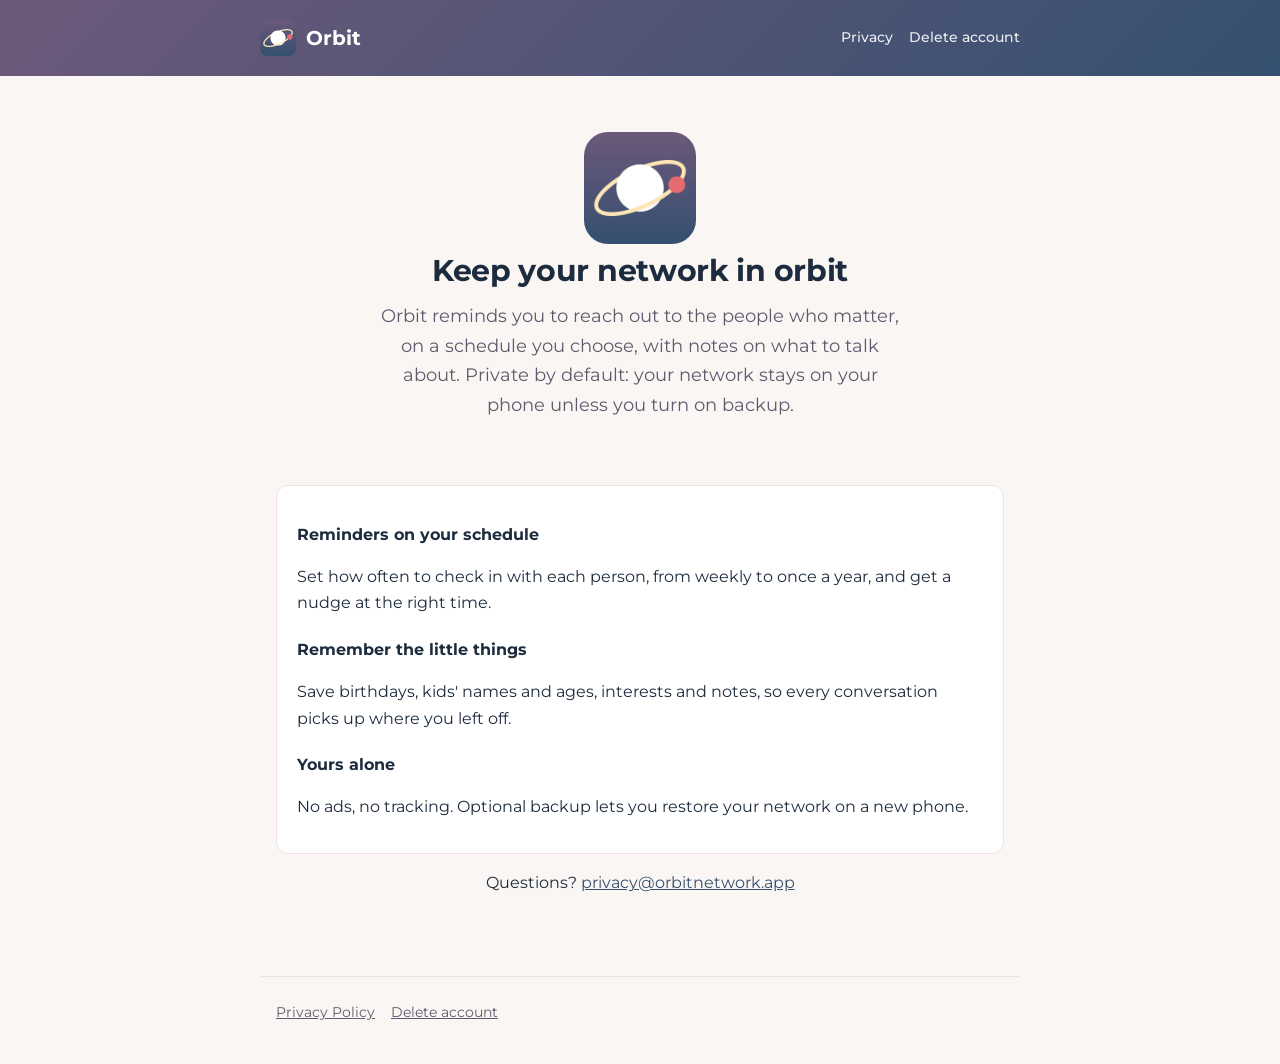
<file: index.html>
<!doctype html>
<html lang="en">
<head>
  <meta charset="utf-8">
  <meta name="viewport" content="width=device-width, initial-scale=1">
  <title>Orbit</title>
  <meta name="description" content="Orbit helps you stay in touch with the people who matter, with reminders on your schedule and notes on what to talk about.">
  <link rel="icon" href="icon.png">
  <link rel="preconnect" href="https://fonts.googleapis.com">
  <link href="https://fonts.googleapis.com/css2?family=Montserrat:wght@400;500;600;700&display=swap" rel="stylesheet">
  <link rel="stylesheet" href="style.css">
</head>
<body>
<header>
  <div class="bar">
    <a href="./"><img src="icon.png" alt="">Orbit</a>
    <nav><a href="privacy.html">Privacy</a><a href="delete-account.html">Delete account</a></nav>
  </div>
</header>

<main>
  <div class="hero">
    <img src="icon.png" alt="Orbit app icon">
    <h1>Keep your network in orbit</h1>
    <p>Orbit reminds you to reach out to the people who matter, on a schedule you choose, with
    notes on what to talk about. Private by default: your network stays on your phone unless you
    turn on backup.</p>
  </div>

  <div class="card">
    <h3>Reminders on your schedule</h3>
    <p>Set how often to check in with each person, from weekly to once a year, and get a nudge at
    the right time.</p>
    <h3>Remember the little things</h3>
    <p>Save birthdays, kids' names and ages, interests and notes, so every conversation picks up
    where you left off.</p>
    <h3>Yours alone</h3>
    <p>No ads, no tracking. Optional backup lets you restore your network on a new phone.</p>
  </div>

  <p style="text-align:center">Questions? <a href="mailto:privacy@orbitnetwork.app">privacy@orbitnetwork.app</a></p>
</main>

<footer>
  <a href="privacy.html">Privacy Policy</a><a href="delete-account.html">Delete account</a>
</footer>
</body>
</html>
</file>
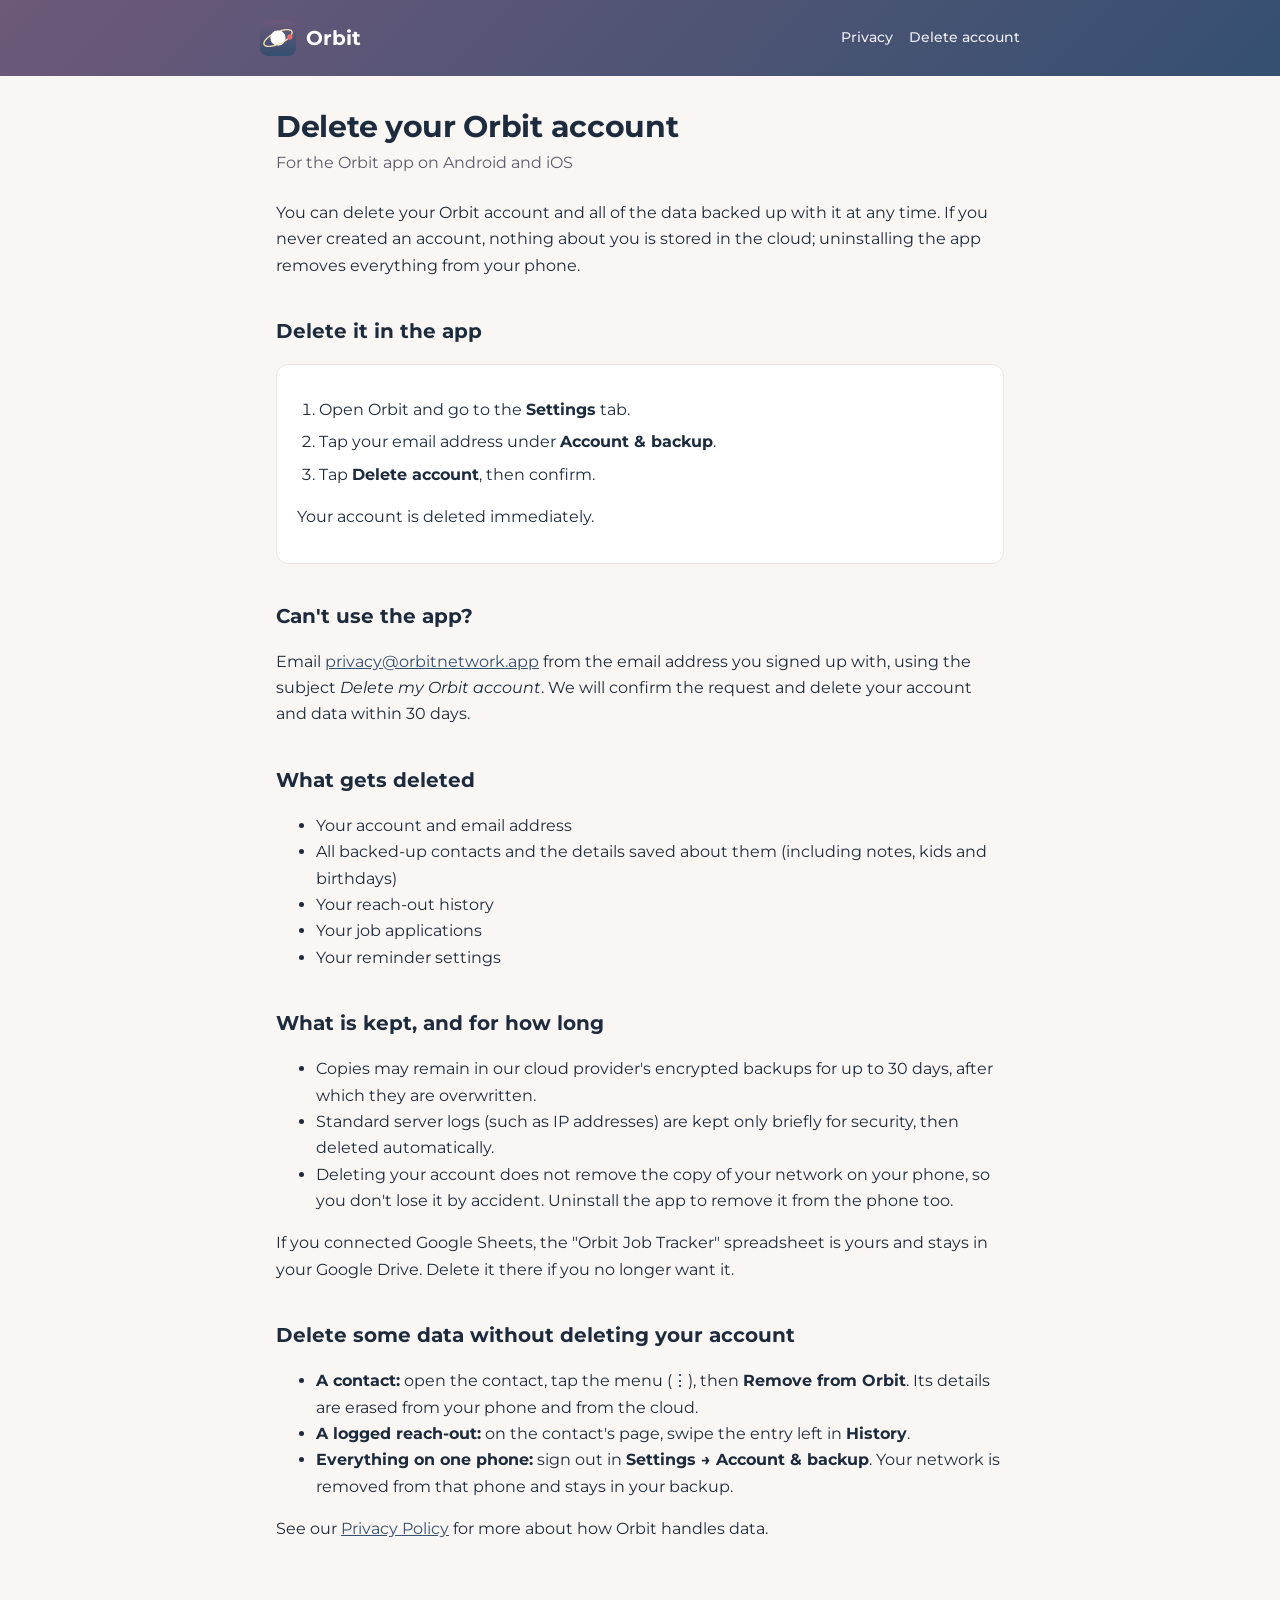
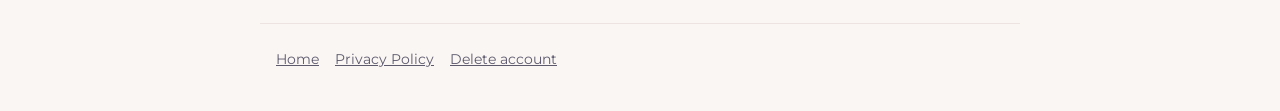
<file: delete-account.html>
<!doctype html>
<html lang="en">
<head>
  <meta charset="utf-8">
  <meta name="viewport" content="width=device-width, initial-scale=1">
  <title>Delete Your Orbit Account</title>
  <meta name="description" content="How to delete your Orbit account and the data associated with it.">
  <link rel="icon" href="icon.png">
  <link rel="preconnect" href="https://fonts.googleapis.com">
  <link href="https://fonts.googleapis.com/css2?family=Montserrat:wght@400;500;600;700&display=swap" rel="stylesheet">
  <link rel="stylesheet" href="style.css">
</head>
<body>
<header>
  <div class="bar">
    <a href="./"><img src="icon.png" alt="">Orbit</a>
    <nav><a href="privacy.html">Privacy</a><a href="delete-account.html">Delete account</a></nav>
  </div>
</header>

<main>
  <h1>Delete your Orbit account</h1>
  <p class="meta">For the Orbit app on Android and iOS</p>

  <p>You can delete your Orbit account and all of the data backed up with it at any time. If you
  never created an account, nothing about you is stored in the cloud; uninstalling the app removes
  everything from your phone.</p>

  <h2>Delete it in the app</h2>
  <div class="card">
    <ol class="steps">
      <li>Open Orbit and go to the <strong>Settings</strong> tab.</li>
      <li>Tap your email address under <strong>Account &amp; backup</strong>.</li>
      <li>Tap <strong>Delete account</strong>, then confirm.</li>
    </ol>
    <p>Your account is deleted immediately.</p>
  </div>

  <h2>Can't use the app?</h2>
  <p>Email <a href="mailto:privacy@orbitnetwork.app?subject=Delete%20my%20Orbit%20account">privacy@orbitnetwork.app</a>
  from the email address you signed up with, using the subject <em>Delete my Orbit account</em>.
  We will confirm the request and delete your account and data within 30 days.</p>

  <h2>What gets deleted</h2>
  <ul>
    <li>Your account and email address</li>
    <li>All backed-up contacts and the details saved about them (including notes, kids and
    birthdays)</li>
    <li>Your reach-out history</li>
    <li>Your job applications</li>
    <li>Your reminder settings</li>
  </ul>

  <h2>What is kept, and for how long</h2>
  <ul>
    <li>Copies may remain in our cloud provider's encrypted backups for up to 30 days, after which
    they are overwritten.</li>
    <li>Standard server logs (such as IP addresses) are kept only briefly for security, then
    deleted automatically.</li>
    <li>Deleting your account does not remove the copy of your network on your phone, so you
    don't lose it by accident. Uninstall the app to remove it from the phone too.</li>
  </ul>

  <p>If you connected Google Sheets, the "Orbit Job Tracker" spreadsheet is yours and stays in
  your Google Drive. Delete it there if you no longer want it.</p>

  <h2>Delete some data without deleting your account</h2>
  <ul>
    <li><strong>A contact:</strong> open the contact, tap the menu (⋮), then
    <strong>Remove from Orbit</strong>. Its details are erased from your phone and from the cloud.</li>
    <li><strong>A logged reach-out:</strong> on the contact's page, swipe the entry left in
    <strong>History</strong>.</li>
    <li><strong>Everything on one phone:</strong> sign out in <strong>Settings → Account &amp;
    backup</strong>. Your network is removed from that phone and stays in your backup.</li>
  </ul>

  <p>See our <a href="privacy.html">Privacy Policy</a> for more about how Orbit handles data.</p>
</main>

<footer>
  <a href="./">Home</a><a href="privacy.html">Privacy Policy</a><a href="delete-account.html">Delete account</a>
</footer>
</body>
</html>
</file>
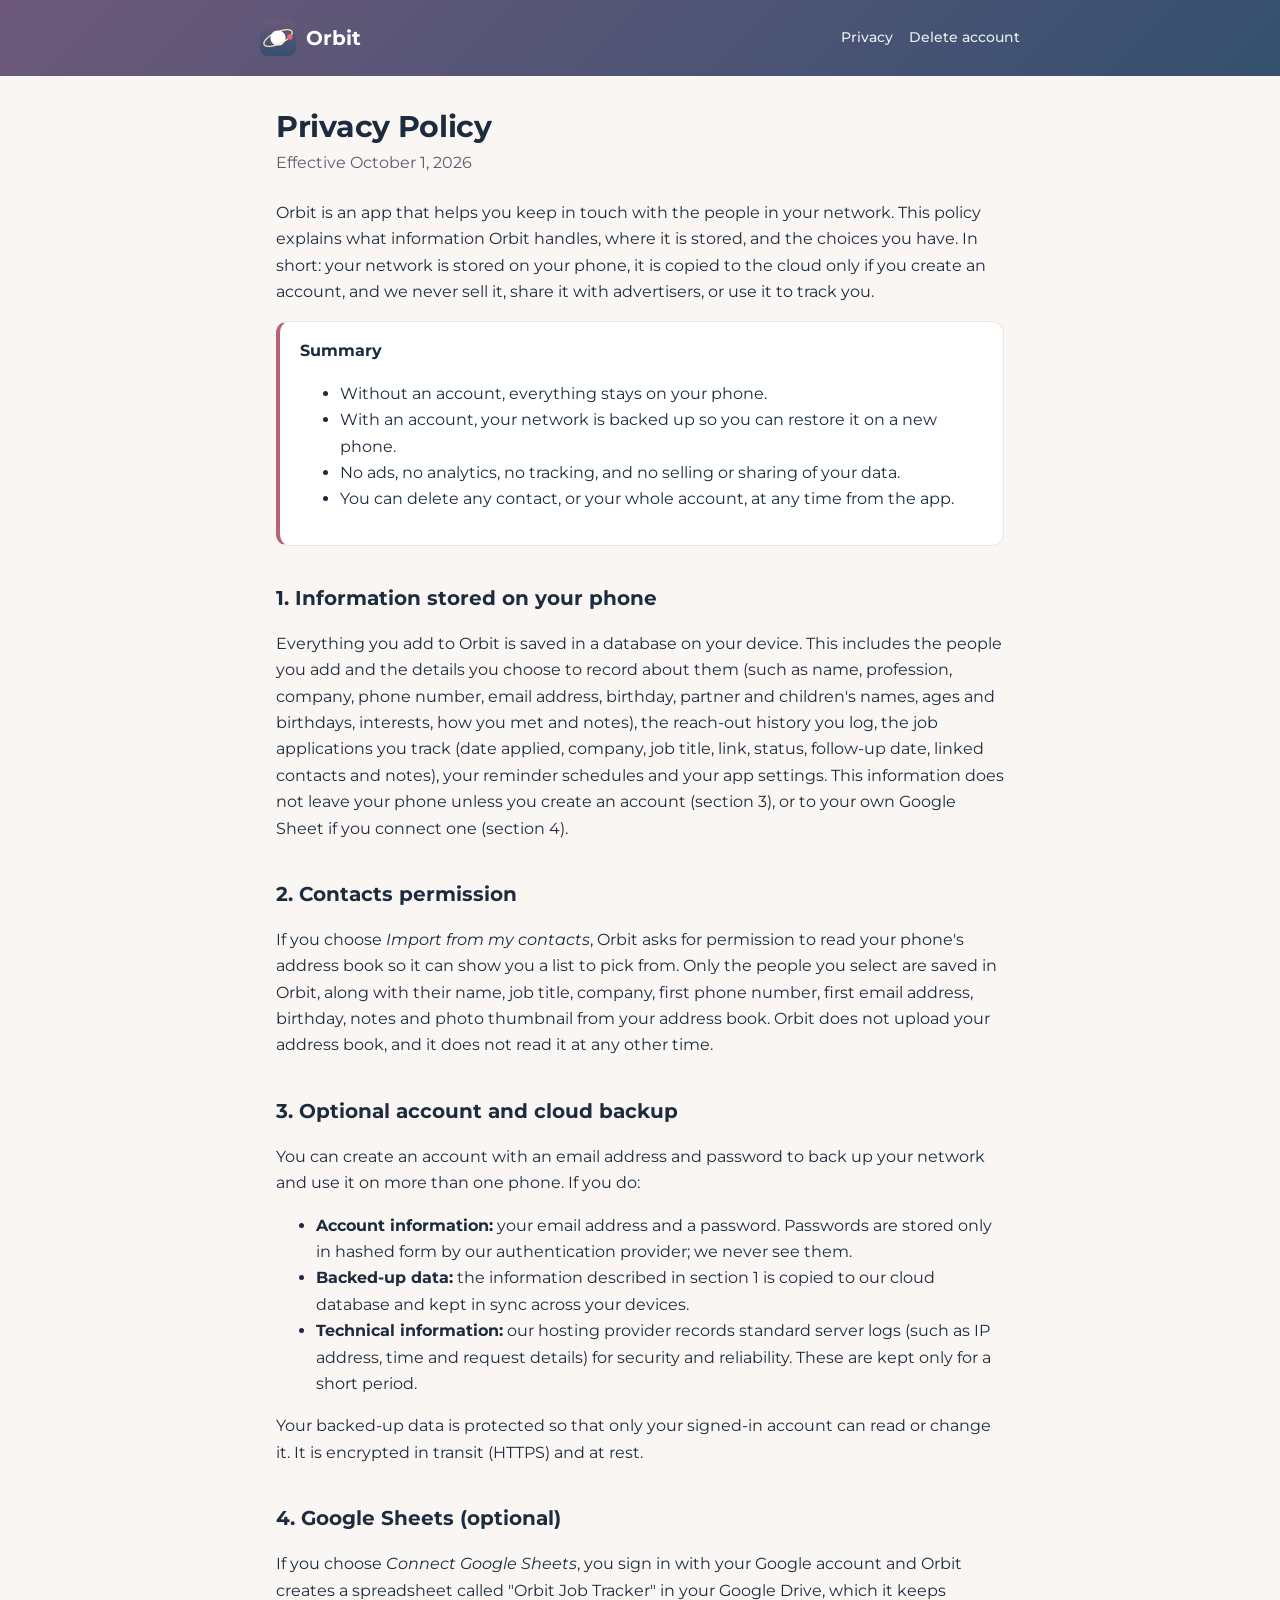
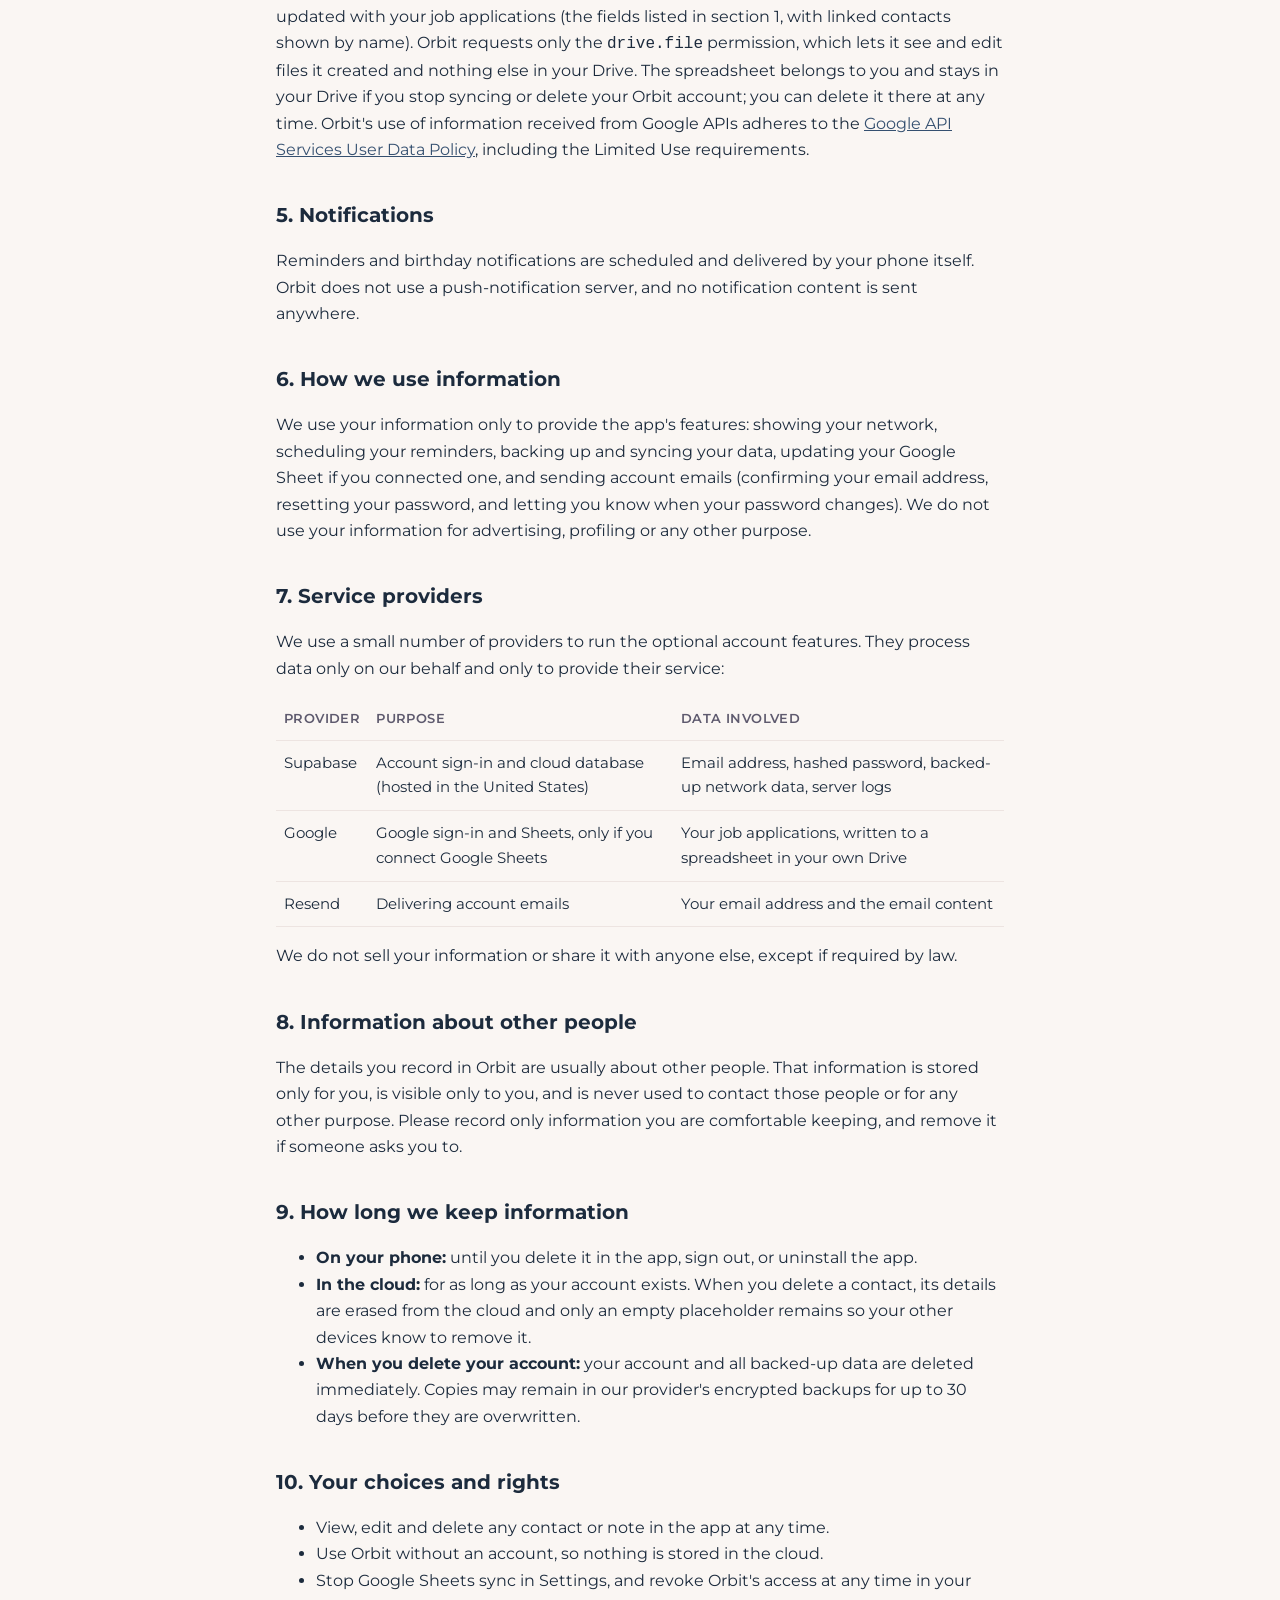
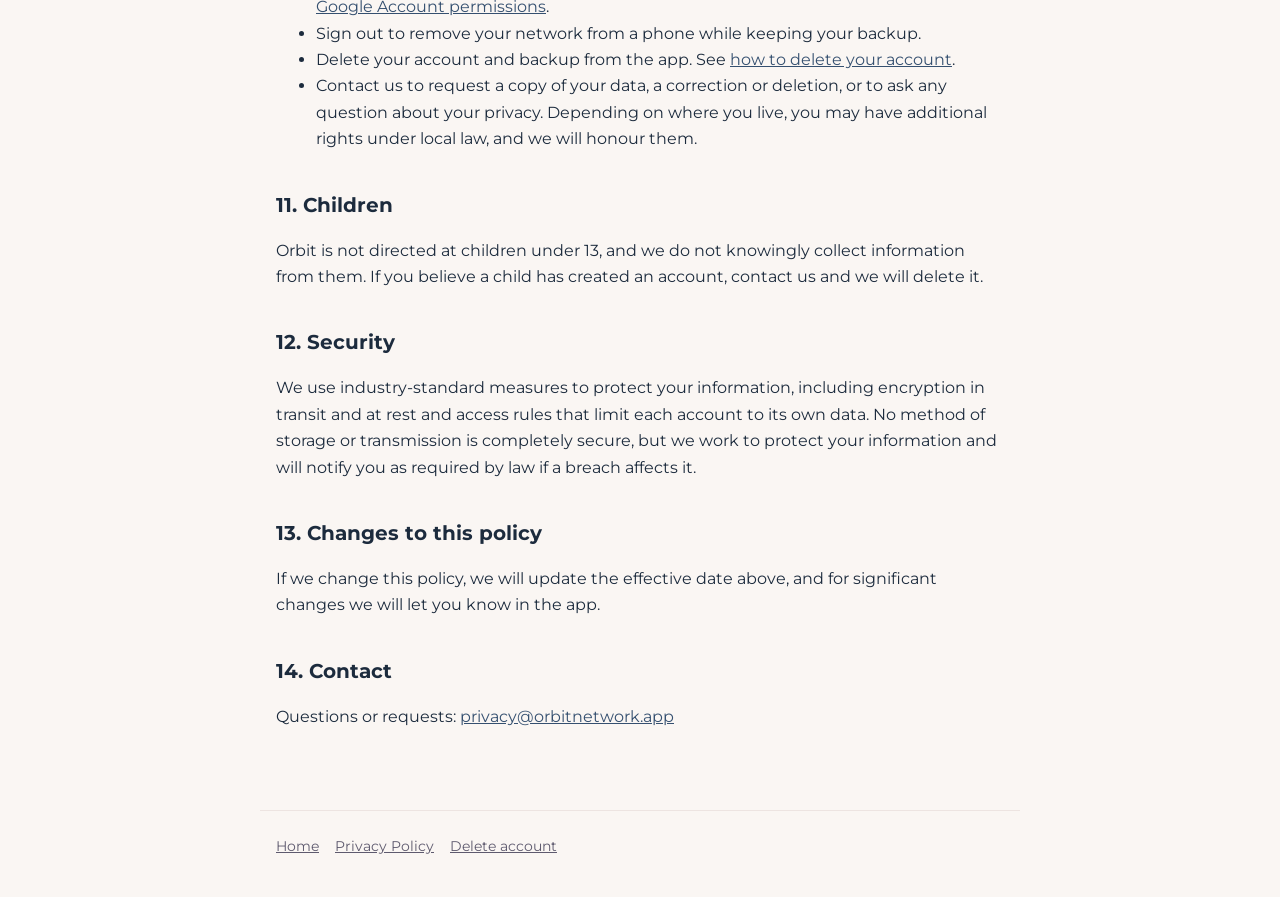
<file: privacy.html>
<!doctype html>
<html lang="en">
<head>
  <meta charset="utf-8">
  <meta name="viewport" content="width=device-width, initial-scale=1">
  <title>Orbit Privacy Policy</title>
  <meta name="description" content="How the Orbit app handles your data.">
  <link rel="icon" href="icon.png">
  <link rel="preconnect" href="https://fonts.googleapis.com">
  <link href="https://fonts.googleapis.com/css2?family=Montserrat:wght@400;500;600;700&display=swap" rel="stylesheet">
  <link rel="stylesheet" href="style.css">
</head>
<body>
<header>
  <div class="bar">
    <a href="./"><img src="icon.png" alt="">Orbit</a>
    <nav><a href="privacy.html">Privacy</a><a href="delete-account.html">Delete account</a></nav>
  </div>
</header>

<main>
  <h1>Privacy Policy</h1>
  <p class="meta">Effective October 1, 2026</p>

  <p>Orbit is an app that helps you keep in touch with the people in your network. This policy
  explains what information Orbit handles, where it is stored, and the choices you have. In short:
  your network is stored on your phone, it is copied to the cloud only if you create an account,
  and we never sell it, share it with advertisers, or use it to track you.</p>

  <div class="card highlight">
    <strong>Summary</strong>
    <ul>
      <li>Without an account, everything stays on your phone.</li>
      <li>With an account, your network is backed up so you can restore it on a new phone.</li>
      <li>No ads, no analytics, no tracking, and no selling or sharing of your data.</li>
      <li>You can delete any contact, or your whole account, at any time from the app.</li>
    </ul>
  </div>

  <h2>1. Information stored on your phone</h2>
  <p>Everything you add to Orbit is saved in a database on your device. This includes the people
  you add and the details you choose to record about them (such as name, profession, company,
  phone number, email address, birthday, partner and children's names, ages and birthdays,
  interests, how you met and notes), the reach-out history you log, the job applications you
  track (date applied, company, job title, link, status, follow-up date, linked contacts and
  notes), your reminder schedules and your app settings. This information does not leave your phone unless you create an account
  (section 3), or to your own Google Sheet if you connect one (section 4).</p>

  <h2>2. Contacts permission</h2>
  <p>If you choose <em>Import from my contacts</em>, Orbit asks for permission to read your phone's
  address book so it can show you a list to pick from. Only the people you select are saved in
  Orbit, along with their name, job title, company, first phone number, first email address,
  birthday, notes and photo thumbnail from your address book. Orbit does not upload your address
  book, and it does not read it at any other time.</p>

  <h2>3. Optional account and cloud backup</h2>
  <p>You can create an account with an email address and password to back up your network and use
  it on more than one phone. If you do:</p>
  <ul>
    <li><strong>Account information:</strong> your email address and a password. Passwords are
    stored only in hashed form by our authentication provider; we never see them.</li>
    <li><strong>Backed-up data:</strong> the information described in section 1 is copied to our
    cloud database and kept in sync across your devices.</li>
    <li><strong>Technical information:</strong> our hosting provider records standard server logs
    (such as IP address, time and request details) for security and reliability. These are kept
    only for a short period.</li>
  </ul>
  <p>Your backed-up data is protected so that only your signed-in account can read or change it.
  It is encrypted in transit (HTTPS) and at rest.</p>

  <h2>4. Google Sheets (optional)</h2>
  <p>If you choose <em>Connect Google Sheets</em>, you sign in with your Google account and Orbit
  creates a spreadsheet called "Orbit Job Tracker" in your Google Drive, which it keeps updated
  with your job applications (the fields listed in section 1, with linked contacts shown by
  name). Orbit requests only the <code>drive.file</code> permission, which lets it see and edit
  files it created and nothing else in your Drive. The spreadsheet belongs to you and stays in
  your Drive if you stop syncing or delete your Orbit account; you can delete it there at any
  time. Orbit's use of information received from Google APIs adheres to the
  <a href="https://developers.google.com/terms/api-services-user-data-policy">Google API Services
  User Data Policy</a>, including the Limited Use requirements.</p>

  <h2>5. Notifications</h2>
  <p>Reminders and birthday notifications are scheduled and delivered by your phone itself. Orbit
  does not use a push-notification server, and no notification content is sent anywhere.</p>

  <h2>6. How we use information</h2>
  <p>We use your information only to provide the app's features: showing your network, scheduling
  your reminders, backing up and syncing your data, updating your Google Sheet if you connected
  one, and sending account emails (confirming your
  email address, resetting your password, and letting you know when your password changes). We do
  not use your information for advertising, profiling or any other purpose.</p>

  <h2>7. Service providers</h2>
  <p>We use a small number of providers to run the optional account features. They process data
  only on our behalf and only to provide their service:</p>
  <div class="table-wrap">
    <table>
      <tr><th>Provider</th><th>Purpose</th><th>Data involved</th></tr>
      <tr><td>Supabase</td><td>Account sign-in and cloud database (hosted in the United States)</td><td>Email address, hashed password, backed-up network data, server logs</td></tr>
      <tr><td>Google</td><td>Google sign-in and Sheets, only if you connect Google Sheets</td><td>Your job applications, written to a spreadsheet in your own Drive</td></tr>
      <tr><td>Resend</td><td>Delivering account emails</td><td>Your email address and the email content</td></tr>
    </table>
  </div>
  <p>We do not sell your information or share it with anyone else, except if required by law.</p>

  <h2>8. Information about other people</h2>
  <p>The details you record in Orbit are usually about other people. That information is stored
  only for you, is visible only to you, and is never used to contact those people or for any
  other purpose. Please record only information you are comfortable keeping, and remove it if
  someone asks you to.</p>

  <h2>9. How long we keep information</h2>
  <ul>
    <li><strong>On your phone:</strong> until you delete it in the app, sign out, or uninstall
    the app.</li>
    <li><strong>In the cloud:</strong> for as long as your account exists. When you delete a
    contact, its details are erased from the cloud and only an empty placeholder remains so your
    other devices know to remove it.</li>
    <li><strong>When you delete your account:</strong> your account and all backed-up data are
    deleted immediately. Copies may remain in our provider's encrypted backups for up to 30 days
    before they are overwritten.</li>
  </ul>

  <h2>10. Your choices and rights</h2>
  <ul>
    <li>View, edit and delete any contact or note in the app at any time.</li>
    <li>Use Orbit without an account, so nothing is stored in the cloud.</li>
    <li>Stop Google Sheets sync in Settings, and revoke Orbit's access at any time in your
    <a href="https://myaccount.google.com/permissions">Google Account permissions</a>.</li>
    <li>Sign out to remove your network from a phone while keeping your backup.</li>
    <li>Delete your account and backup from the app. See
    <a href="delete-account.html">how to delete your account</a>.</li>
    <li>Contact us to request a copy of your data, a correction or deletion, or to ask any
    question about your privacy. Depending on where you live, you may have additional rights
    under local law, and we will honour them.</li>
  </ul>

  <h2>11. Children</h2>
  <p>Orbit is not directed at children under 13, and we do not knowingly collect information from
  them. If you believe a child has created an account, contact us and we will delete it.</p>

  <h2>12. Security</h2>
  <p>We use industry-standard measures to protect your information, including encryption in
  transit and at rest and access rules that limit each account to its own data. No method of
  storage or transmission is completely secure, but we work to protect your information and
  will notify you as required by law if a breach affects it.</p>

  <h2>13. Changes to this policy</h2>
  <p>If we change this policy, we will update the effective date above, and for significant changes
  we will let you know in the app.</p>

  <h2>14. Contact</h2>
  <p>Questions or requests: <a href="mailto:privacy@orbitnetwork.app">privacy@orbitnetwork.app</a></p>
</main>

<footer>
  <a href="./">Home</a><a href="privacy.html">Privacy Policy</a><a href="delete-account.html">Delete account</a>
</footer>
</body>
</html>
</file>
<file: style.css>
:root {
  --blue: #355070;
  --plum: #6d597a;
  --rose: #b56576;
  --accent: #ffe5b4;
  --ink: #1c2b3d;
  --muted: #5e5a6e;
  --paper: #faf6f3;
  --card: #ffffff;
  --line: #ede4e1;
  --link: #355070;
}

@media (prefers-color-scheme: dark) {
  :root {
    --ink: #eef1f6;
    --muted: #b7c0ce;
    --paper: #131c28;
    --card: #1e2b3c;
    --line: #2e3d52;
    --link: #afc2da;
  }
}

* { box-sizing: border-box; }

body {
  margin: 0;
  background: var(--paper);
  color: var(--ink);
  font-family: "Montserrat", -apple-system, BlinkMacSystemFont, "Segoe UI", Roboto, Helvetica, Arial, sans-serif;
  line-height: 1.65;
  font-size: 16px;
}

header {
  background: linear-gradient(135deg, var(--plum), var(--blue));
  color: #fff;
  padding: 20px 16px;
}

.bar {
  max-width: 760px;
  margin: 0 auto;
  display: flex;
  align-items: center;
  gap: 12px;
}

.bar a { color: #fff; text-decoration: none; font-weight: 700; font-size: 20px; display: flex; align-items: center; gap: 10px; }
.bar img { width: 36px; height: 36px; border-radius: 8px; }
.bar nav { margin-left: auto; display: flex; gap: 16px; font-size: 14px; }
.bar nav a { font-weight: 500; font-size: 14px; opacity: 0.9; }

main {
  max-width: 760px;
  margin: 0 auto;
  padding: 32px 16px 64px;
}

h1 { font-size: 30px; line-height: 1.25; margin: 0 0 4px; letter-spacing: -0.3px; }
h2 { font-size: 20px; margin: 36px 0 8px; }
h3 { font-size: 16px; margin: 20px 0 4px; }
p, li { color: var(--ink); }
.meta { color: var(--muted); margin: 0 0 24px; }
a { color: var(--link); }

.card {
  background: var(--card);
  border: 1px solid var(--line);
  border-radius: 12px;
  padding: 16px 20px;
  margin: 16px 0;
}

.card.highlight { border-left: 4px solid var(--rose); }

ol.steps { padding-left: 22px; }
ol.steps li { margin: 6px 0; }

table { width: 100%; border-collapse: collapse; font-size: 15px; }
th, td { text-align: left; vertical-align: top; padding: 10px 8px; border-bottom: 1px solid var(--line); }
th { color: var(--muted); font-weight: 600; font-size: 13px; text-transform: uppercase; letter-spacing: 0.4px; }
.table-wrap { overflow-x: auto; }

.button {
  display: inline-block;
  background: var(--accent);
  color: #1c2b3d;
  font-weight: 600;
  padding: 12px 20px;
  border-radius: 8px;
  text-decoration: none;
}

.hero { text-align: center; padding: 24px 0; }
.hero img { width: 112px; height: 112px; border-radius: 24px; }
.hero p { color: var(--muted); font-size: 18px; max-width: 520px; margin: 12px auto 24px; }

footer {
  max-width: 760px;
  margin: 0 auto;
  padding: 24px 16px 40px;
  color: var(--muted);
  font-size: 14px;
  border-top: 1px solid var(--line);
}
footer a { color: var(--muted); margin-right: 16px; }
</file>
